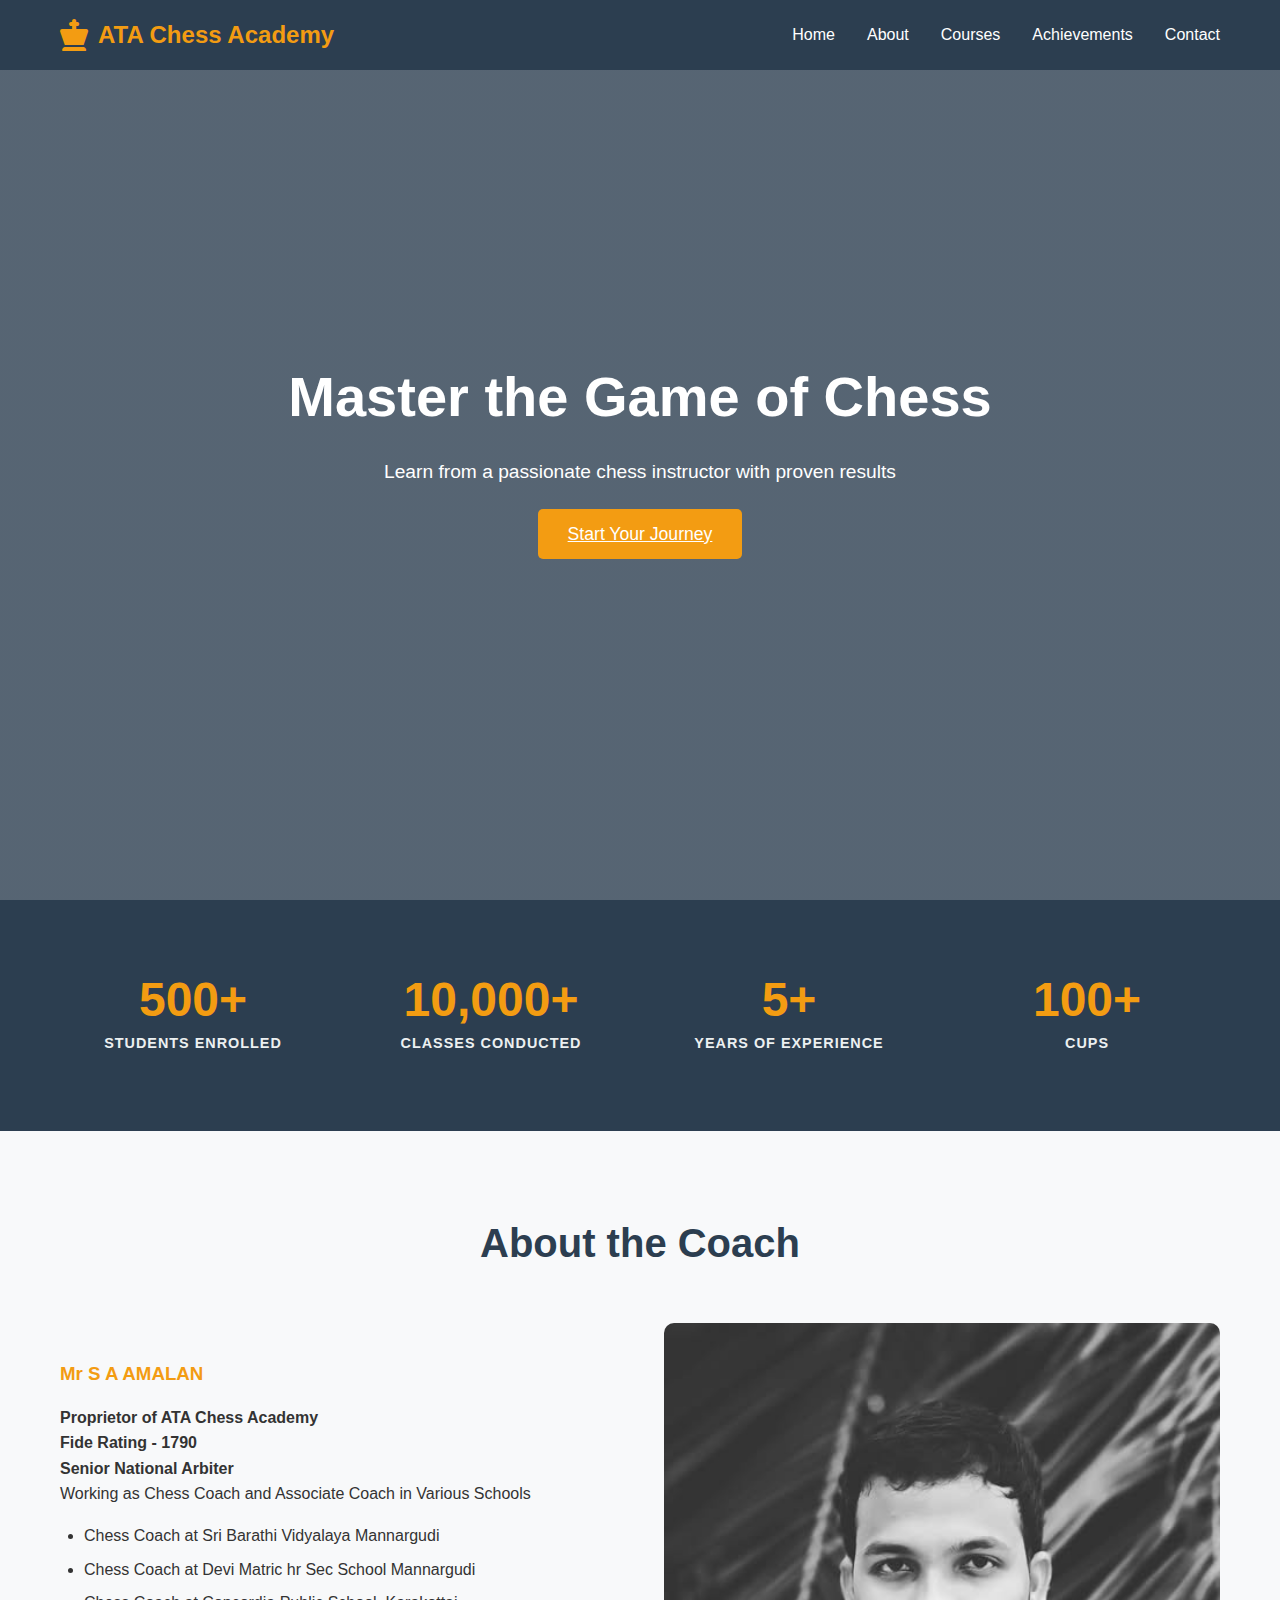
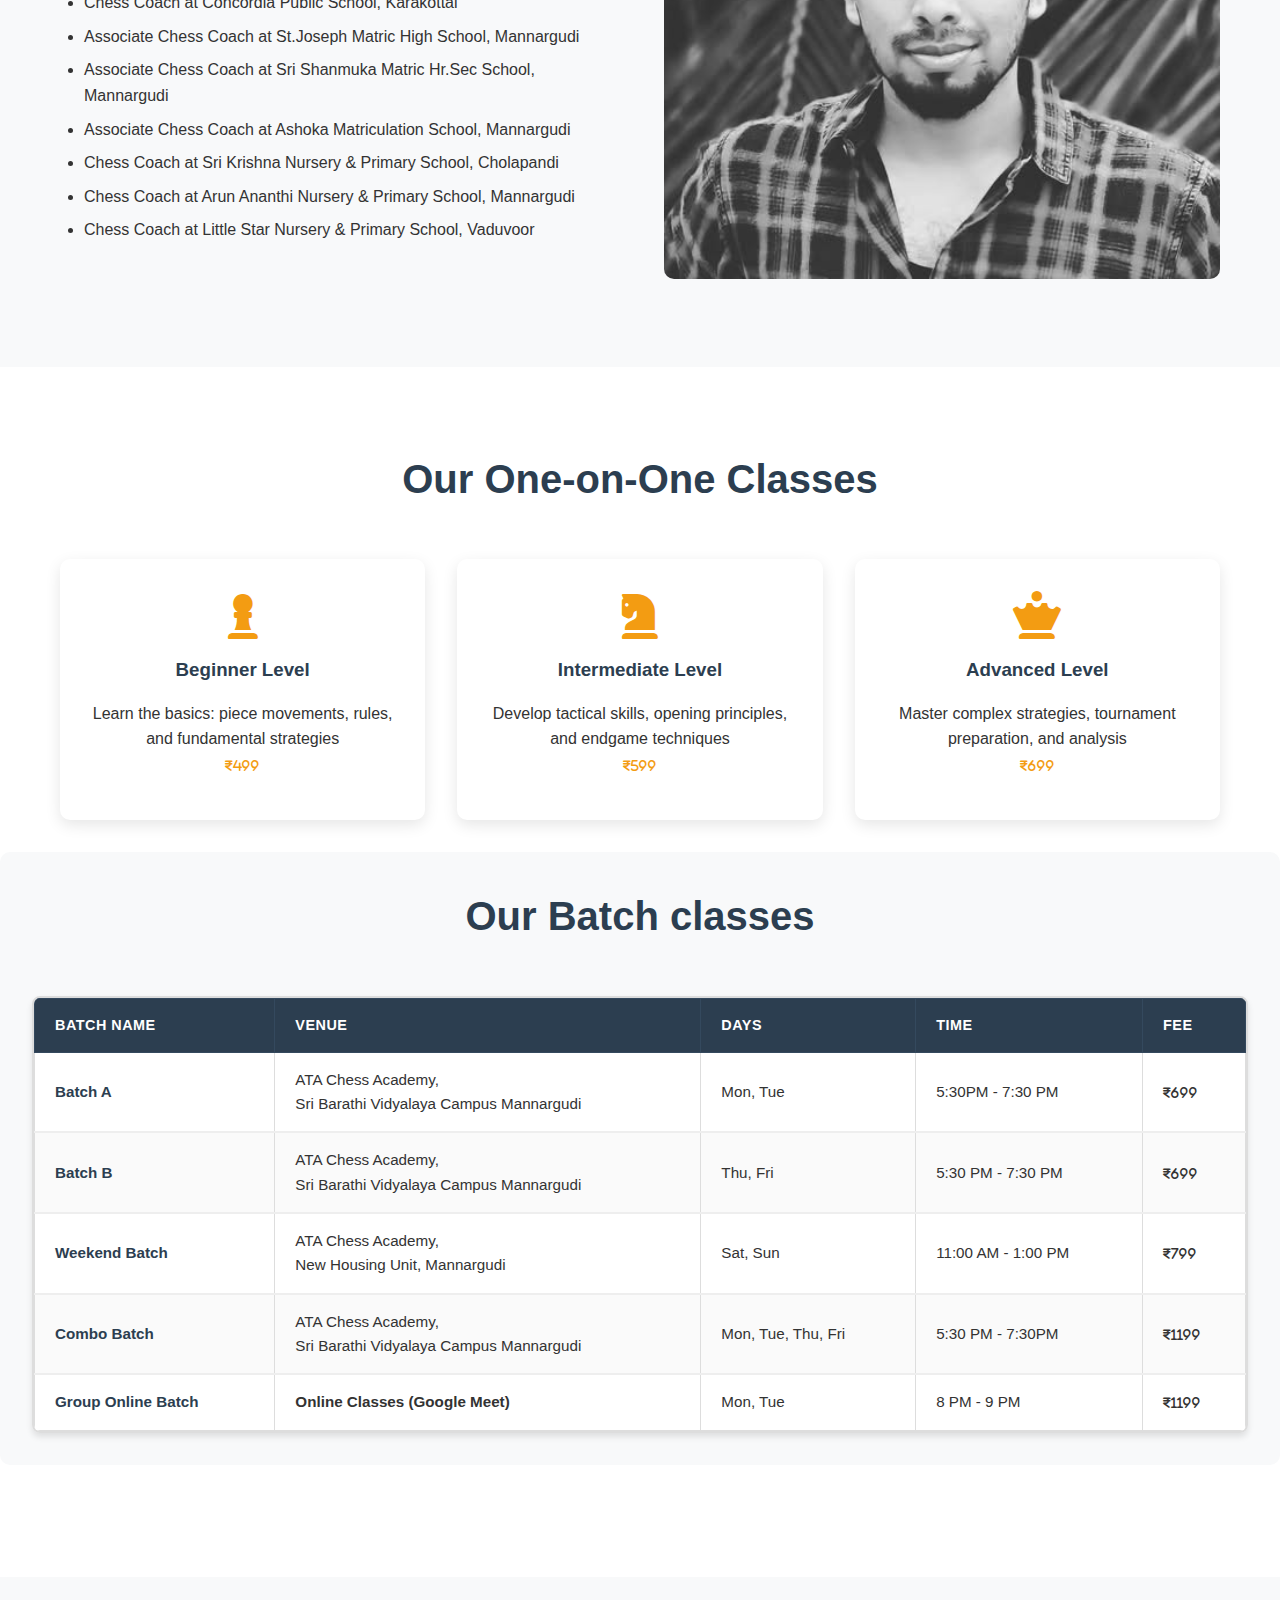
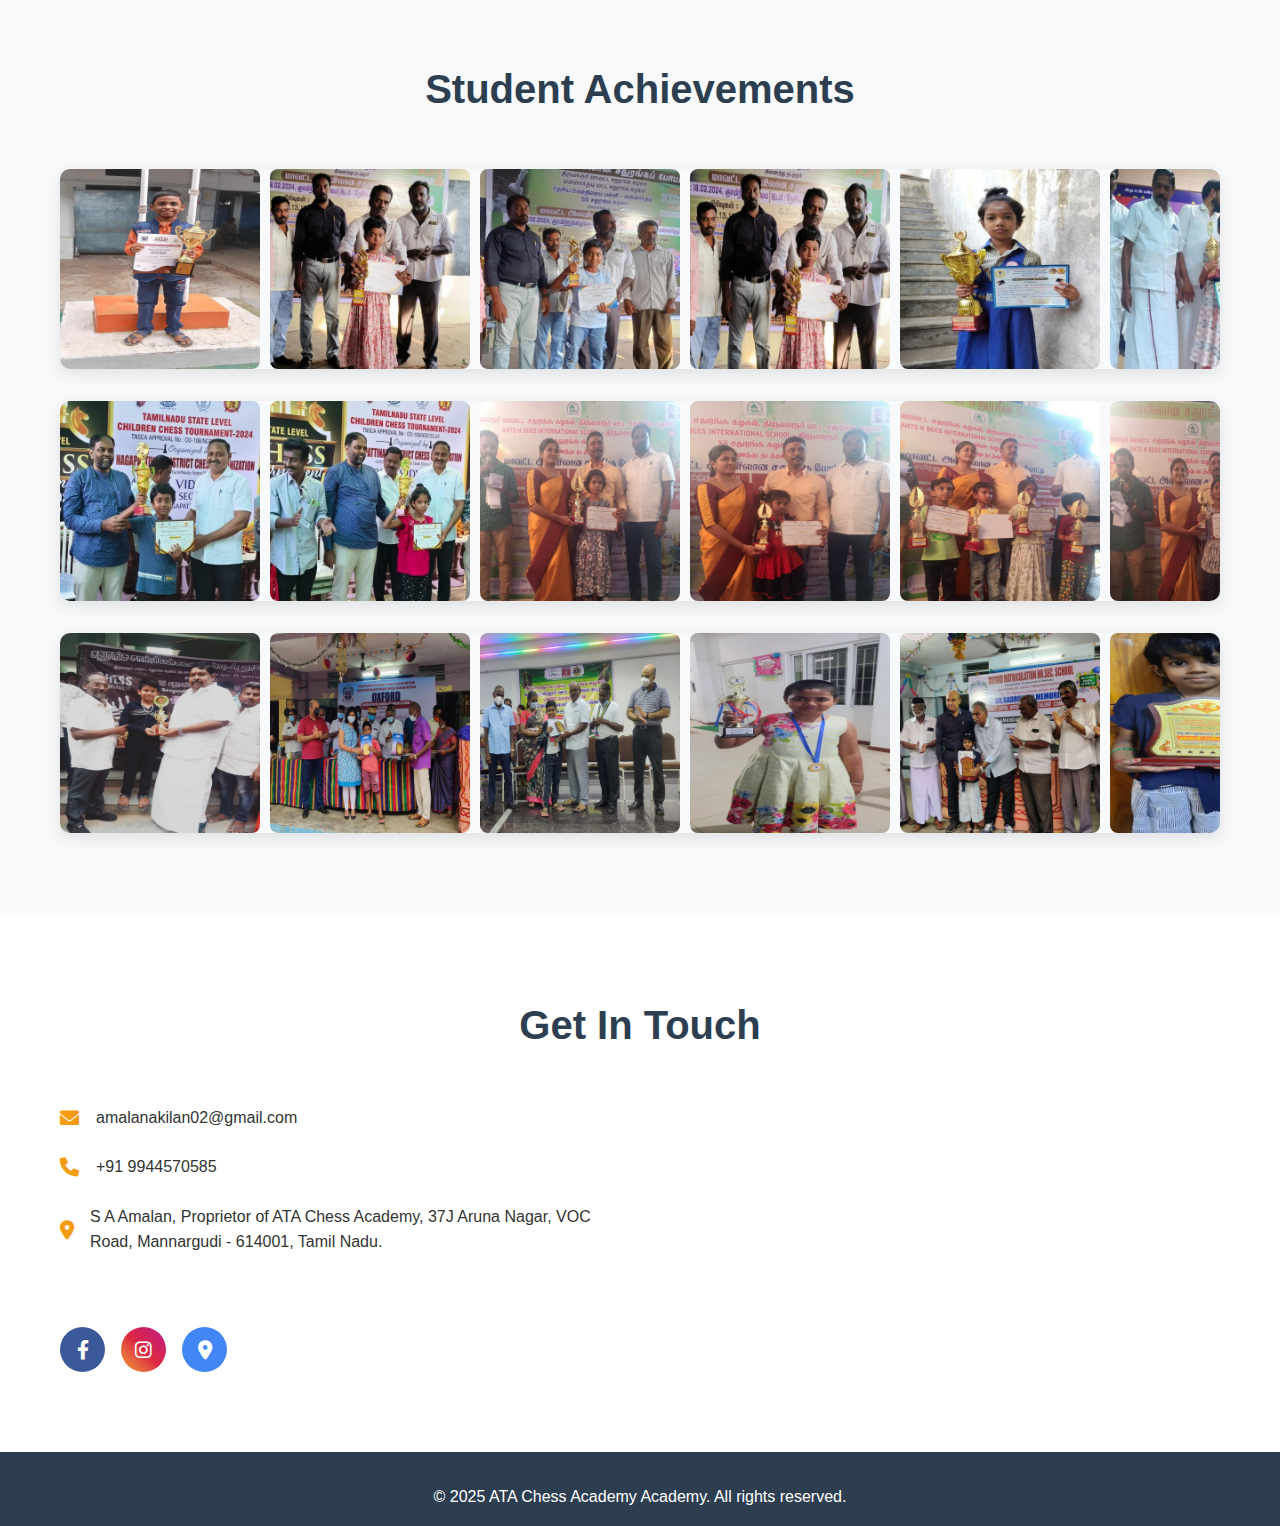
<file: index.html>
<!DOCTYPE html>
<html lang="en">
<head>
    <meta charset="UTF-8">
    <meta name="viewport" content="width=device-width, initial-scale=1.0">
    <title>ATA Chess Academy Academy - Learn Chess with Excellence</title>
    <link rel="stylesheet" href="styles.css">
    <link href="https://cdnjs.cloudflare.com/ajax/libs/font-awesome/6.0.0/css/all.min.css" rel="stylesheet">


    <head>
        <link rel="icon" type="image/png" sizes="32x32" href="logo.jpg">
        <link rel="icon" type="image/png" sizes="16x16" href="logo.jpg">
        <link rel="apple-touch-icon" sizes="180x180" href="logo.jpg">
    </head>

</head>
<body>
    <!-- Navigation -->
    <nav class="navbar">    
        <div class="nav-container">
            <a href="#home" class="nav-logo">
                <i class="fas fa-chess-king"></i>
                <span>ATA Chess Academy</span>
            </a>            

            <ul class="nav-menu">
                <li><a href="#home">Home</a></li>
                <li><a href="#about">About</a></li>
                <li><a href="#courses">Courses</a></li>
                <li><a href="#achievements">Achievements</a></li>
                <li><a href="#contact">Contact</a></li>
            </ul>
            <div class="hamburger">
                <span></span>
                <span></span>
                <span></span>
            </div>
        </div>
    </nav>

    <!-- Hero Section -->
    <section id="home" class="hero">
        <div class="hero-content">
            <h1>Master the Game of Chess</h1>
            <p>Learn from a passionate chess instructor with proven results</p>
            <a href="#courses" class="cta-button" id="startJourneyBtn">Start Your Journey</a>
        </div>
    </section>


    <!-- Stats Section -->
    <section class="stats">
        <div class="container">
            <div class="stats-grid">
                <div class="stat-item">
                    <div class="stat-number">500+</div>
                    <div class="stat-label">STUDENTS ENROLLED</div>
                </div>
                <div class="stat-item">
                    <div class="stat-number">10,000+</div>
                    <div class="stat-label">CLASSES CONDUCTED</div>
                </div>
                <div class="stat-item">
                    <div class="stat-number">5+</div>
                    <div class="stat-label">YEARS OF EXPERIENCE</div>
                </div>
                <!-- <div class="stat-item">
                    <div class="stat-number">99+</div>
                    <div class="stat-label">WINNERS</div>
                </div> -->
                <div class="stat-item">
                    <div class="stat-number">100+</div>
                    <div class="stat-label">Cups</div>
                </div>            
            </div>
        </div>
    </section>

    <!-- About Section -->
    <section id="about" class="about">
        <div class="container">
            <h2>About the Coach</h2>
            <div class="about-content">
                <div class="about-text">
                    <h3>Mr S A AMALAN</h3>
                    <h4>Proprietor of ATA Chess Academy</h4>
                    <h4>Fide Rating - 1790 <br> Senior National Arbiter</h4>
                    <p>Working as Chess Coach and Associate Coach in Various Schools </p>
                    <ul>
                        <li>Chess Coach at Sri Barathi Vidyalaya Mannargudi</li>
                        <li>Chess Coach at Devi Matric hr Sec School Mannargudi</li>
                        <li>Chess Coach at Concordia Public School, Karakottai</li>
                        <li>Associate Chess Coach at St.Joseph Matric High School, Mannargudi</li>
                        <li>Associate Chess Coach at Sri Shanmuka Matric Hr.Sec School, Mannargudi</li>
                        <li>Associate Chess Coach at Ashoka Matriculation School, Mannargudi</li>
                        <li>Chess Coach at Sri Krishna Nursery & Primary School, Cholapandi</li>
                        <li>Chess Coach at Arun Ananthi Nursery & Primary School, Mannargudi</li>
                        <li>Chess Coach at Little Star Nursery & Primary School, Vaduvoor</li>
                    </ul>
                </div>
                <div class="about-image">
                    <img src="amalan.jpeg" alt="Chess Instructor">
                </div>
            </div>
        </div>
    </section>

    <!-- Courses Section -->
    <section id="courses" class="courses">
        <div class="container">
            <h2>Our One-on-One Classes</h2>
            <div class="courses-grid">
                <div class="course-card">
                    <i class="fas fa-chess-pawn"></i>
                    <h3>Beginner Level</h3>
                    <p>Learn the basics: piece movements, rules, and fundamental strategies</p>
                    <i class="fa fa-inr" aria-hidden="true" style="font-size:12px">499</i>

                </div>
                <div class="course-card">
                    <i class="fas fa-chess-knight"></i>
                    <h3>Intermediate Level</h3>
                    <p>Develop tactical skills, opening principles, and endgame techniques</p>
                    <i class="fa fa-inr" aria-hidden="true" style="font-size:12px">599</i>
                </div>
                <div class="course-card">
                    <i class="fas fa-chess-queen"></i>
                    <h3>Advanced Level</h3>
                    <p>Master complex strategies, tournament preparation, and analysis</p>
                    <i class="fa fa-inr" aria-hidden="true" style="font-size:12px">699</i>
                </div>
            </div>
        </div>


        <!--Batches Section -->
        <div class="classroom-batches">
            <h2 style="text-align: center;">Our Batch classes</h2>
            <!-- <p>Join our interactive classroom sessions for hands-on learning and direct interaction with instructors.</p> -->
            
            <div class="batch-table-container">
                <table class="batch-table">
                    <thead>
                        <tr>
                            <th>Batch Name</th>
                            <th>Venue</th>
                            <th>Days</th>
                            <th>Time</th>
                            <th>Fee</th>
                            <!-- <th>Status</th> -->
                        </tr>
                    </thead>
                    <tbody>
                        <tr>
                            <td>Batch A</td>
                            <td>ATA Chess Academy, <br>Sri Barathi Vidyalaya Campus Mannargudi</td>
                            <td>Mon, Tue</td>
                            <td>5:30PM - 7:30 PM</td>
                            <td><i class="fa fa-inr" aria-hidden="true" style="font-size:12px">699</i></td>
                            <!-- <td><span class="status available">Available</span></td> -->
                        </tr>
                        <tr>
                            <td>Batch B</td>
                            <td>ATA Chess Academy, <br>Sri Barathi Vidyalaya Campus Mannargudi</td>
                            <td>Thu, Fri</td>
                            <td>5:30 PM - 7:30 PM</td>
                            <td><i class="fa fa-inr" aria-hidden="true" style="font-size:12px">699</i></td>
                            <!-- <td><span class="status full">Full</span></td> -->
                        </tr>
                        <tr>
                            <td>Weekend Batch</td>
                            <td>ATA Chess Academy, <br>New Housing Unit, Mannargudi </td>
                            <td>Sat, Sun</td>
                            <td>11:00 AM - 1:00 PM</td>
                            <td><i class="fa fa-inr" aria-hidden="true" style="font-size:12px">799</i></td>
                            <!-- <td><span class="status available">Available</span></td> -->
                        </tr>
                        <tr>
                            <td>Combo Batch </td>
                            <td>ATA Chess Academy, <br>Sri Barathi Vidyalaya Campus Mannargudi</td>
                            <td>Mon, Tue, Thu, Fri</td>
                            <td>5:30 PM - 7:30PM</td>
                            <td><i class="fa fa-inr" aria-hidden="true" style="font-size:12px">1199</i></td>
                            <!-- <td><span class="status available">Available</span></td> -->
                        </tr>
                        <tr>
                            <td>Group Online Batch </td>
                            <td><B>Online Classes (Google Meet) </B></td>
                            <td>Mon, Tue </td>
                            <td> 8 PM - 9 PM</td>
                            <td><i class="fa fa-inr" aria-hidden="true" style="font-size:12px">1199</i></td>
                            <!-- <td><span class="status available">Available</span></td> -->
                        </tr>
                        <!-- <tr>
                            <td>Kids Special</td>
                            <td>Beginner</td>
                            <td>Mon, Wed, Fri</td>
                            <td>4:00 PM - 5:00 PM</td>
                            <td>3 Months</td>
                            <td><i class="fa fa-inr" aria-hidden="true" style="font-size:12px">249</i></td>
                            <td><span class="status available">Available</span></td>
                        </tr>
                        <tr>
                            <td>Tournament Prep</td>
                            <td>Advanced</td>
                            <td>Daily</td>
                            <td>7:00 AM - 8:30 AM</td>
                            <td>2 Months</td>
                            <td><i class="fa fa-inr" style="font-size:12px"></i>499</td>
                            <td><span class="status limited">2 Spots Left</span></td>
                        </tr> -->
                    </tbody>
                </table>
            </div>
        </div>
                
    </section>

    <!-- Achievements Section -->
    <section id="achievements" class="achievements">
        <div class="container">
            <h2>Student Achievements</h2>
            <div class="rolling-gallery">
                <!-- Roll 1 - Left to Right -->
                <div class="image-roll roll-left-to-right">
                    <div class="roll-track" id="roll1">
                        
                        <img src="images/roll1/IMG-20250615-WA0062.jpg" alt="Achievement" loading="eager">
                        <img src="images/roll1/IMG-20250615-WA0094.jpg" alt="Achievement" loading="eager">
                        <img src="images/roll1/IMG-20250615-WA0098.jpg" alt="Achievement" loading="eager">
                        <img src="images/roll1/IMG-20250615-WA0099.jpg" alt="Achievement" loading="eager">
                        <img src="images/roll1/IMG-20250615-WA0104.jpg" alt="Achievement" loading="eager">
                        <img src="images/roll1/IMG-20250615-WA0106.jpg" alt="Achievement" loading="eager">
                        <img src="images/roll1/IMG-20250615-WA0117.jpg" alt="Achievement" loading="eager">
                        <img src="images/roll1/IMG-20250615-WA0122.jpg" alt="Achievement" loading="eager">
                        <img src="images/roll1/IMG-20250615-WA0130.jpg" alt="Achievement" loading="eager">
                        <img src="images/roll1/IMG-20250615-WA0133.jpg" alt="Achievement" loading="eager">
                        <img src="images/roll1/champion11.jpg" alt="Achievement" loading="eager">
                        <img src="images/roll1/champion12.jpg" alt="Achievement" loading="eager">
                        <img src="images/roll1/champion13.jpg" alt="Achievement" loading="eager">
                        <img src="images/roll1/champion14.jpg" alt="Achievement" loading="eager">
                        <img src="images/roll1/champion15.jpg" alt="Achievement" loading="eager">
                        <img src="images/roll1/champion16.jpg" alt="Achievement" loading="eager">
                        <img src="images/roll1/champion17.jpg" alt="Achievement" loading="eager">
                        <img src="images/roll1/champion18.jpg" alt="Achievement" loading="eager">
                        <img src="images/roll1/champion19.jpg" alt="Achievement" loading="eager">
                        <img src="images/roll1/champion20.jpg" alt="Achievement" loading="eager">
                        <img src="images/roll1/champion6.jpg" alt="Achievement" loading="eager">
                        <img src="images/roll1/champion7.jpg" alt="Achievement" loading="eager">
                        <img src="images/roll1/champion8.jpg" alt="Achievement" loading="eager">
                        <img src="images/roll1/champion9.jpg" alt="Achievement" loading="eager">
                    </div>
                </div>
                
                <!-- Roll 2 - Right to Left -->
                <div class="image-roll roll-right-to-left">
                    <div class="roll-track" id="roll2">
                        
                        <img src="images/roll2/IMG-20250615-WA0076.jpg" alt="Achievement" loading="eager">
                        <img src="images/roll2/IMG-20250615-WA0077.jpg" alt="Achievement" loading="eager">
                        <img src="images/roll2/IMG-20250615-WA0078.jpg" alt="Achievement" loading="eager">
                        <img src="images/roll2/IMG-20250615-WA0079.jpg" alt="Achievement" loading="eager">
                        <img src="images/roll2/IMG-20250615-WA0080.jpg" alt="Achievement" loading="eager">
                        <img src="images/roll2/IMG-20250615-WA0081.jpg" alt="Achievement" loading="eager">
                        <img src="images/roll2/IMG-20250615-WA0082.jpg" alt="Achievement" loading="eager">
                        <img src="images/roll2/IMG-20250615-WA0083.jpg" alt="Achievement" loading="eager">
                        <img src="images/roll2/IMG-20250615-WA0084.jpg" alt="Achievement" loading="eager">
                        <img src="images/roll2/IMG-20250615-WA0085.jpg" alt="Achievement" loading="eager">
                        <img src="images/roll2/IMG-20250615-WA0086.jpg" alt="Achievement" loading="eager">
                        <img src="images/roll2/IMG-20250615-WA0087.jpg" alt="Achievement" loading="eager">
                        <img src="images/roll2/IMG-20250615-WA0088.jpg" alt="Achievement" loading="eager">
                        <img src="images/roll2/IMG-20250615-WA0089.jpg" alt="Achievement" loading="eager">
                        <img src="images/roll2/IMG-20250615-WA0090.jpg" alt="Achievement" loading="eager">
                        <img src="images/roll2/IMG-20250615-WA0091.jpg" alt="Achievement" loading="eager">
                        <img src="images/roll2/IMG-20250615-WA0092.jpg" alt="Achievement" loading="eager">
                        <img src="images/roll2/IMG-20250615-WA0102.jpg" alt="Achievement" loading="eager">
                        <img src="images/roll2/IMG-20250615-WA0103.jpg" alt="Achievement" loading="eager">
                        <img src="images/roll2/IMG-20250615-WA0104.jpg" alt="Achievement" loading="eager">
                        <img src="images/roll2/IMG-20250615-WA0105.jpg" alt="Achievement" loading="eager">
                        <img src="images/roll2/IMG-20250615-WA0106.jpg" alt="Achievement" loading="eager">
                        <img src="images/roll2/IMG-20250615-WA0107.jpg" alt="Achievement" loading="eager">
                        <img src="images/roll2/IMG-20250615-WA0108.jpg" alt="Achievement" loading="eager">
                        <img src="images/roll2/IMG-20250615-WA0109.jpg" alt="Achievement" loading="eager">
                        <img src="images/roll2/IMG-20250615-WA0110.jpg" alt="Achievement" loading="eager">
                        <img src="images/roll2/IMG-20250615-WA0113.jpg" alt="Achievement" loading="eager">
                        <img src="images/roll2/IMG-20250615-WA0114.jpg" alt="Achievement" loading="eager">
                        <img src="images/roll2/IMG-20250615-WA0115.jpg" alt="Achievement" loading="eager">
                        <img src="images/roll2/IMG-20250615-WA0116.jpg" alt="Achievement" loading="eager">
                        <img src="images/roll2/IMG-20250615-WA0118.jpg" alt="Achievement" loading="eager">
                        <img src="images/roll2/IMG-20250615-WA0119.jpg" alt="Achievement" loading="eager">
                        <img src="images/roll2/IMG-20250615-WA0120.jpg" alt="Achievement" loading="eager">
                        <img src="images/roll2/IMG-20250615-WA0121.jpg" alt="Achievement" loading="eager">
                    </div>
                </div>
                
                <!-- Roll 3 - Left to Right -->
                <div class="image-roll roll-left-to-right">
                    <div class="roll-track" id="roll3">
                        
                        <img src="images/roll3/IMG-20250615-WA0022.jpg" alt="Achievement" loading="eager">
                        <img src="images/roll3/IMG-20250615-WA0023.jpg" alt="Achievement" loading="eager">
                        <img src="images/roll3/IMG-20250615-WA0024.jpg" alt="Achievement" loading="eager">
                        <img src="images/roll3/IMG-20250615-WA0025.jpg" alt="Achievement" loading="eager">
                        <img src="images/roll3/IMG-20250615-WA0026.jpg" alt="Achievement" loading="eager">
                        <img src="images/roll3/IMG-20250615-WA0027.jpg" alt="Achievement" loading="eager">
                        <img src="images/roll3/IMG-20250615-WA0029.jpg" alt="Achievement" loading="eager">
                        <img src="images/roll3/IMG-20250615-WA0030.jpg" alt="Achievement" loading="eager">
                        <img src="images/roll3/IMG-20250615-WA0031.jpg" alt="Achievement" loading="eager">
                        <img src="images/roll3/IMG-20250615-WA0032.jpg" alt="Achievement" loading="eager">
                        <img src="images/roll3/IMG-20250615-WA0033.jpg" alt="Achievement" loading="eager">
                        <img src="images/roll3/IMG-20250615-WA0034.jpg" alt="Achievement" loading="eager">
                        <img src="images/roll3/IMG-20250615-WA0035.jpg" alt="Achievement" loading="eager">
                        <img src="images/roll3/IMG-20250615-WA0036.jpg" alt="Achievement" loading="eager">
                        <img src="images/roll3/IMG-20250615-WA0037.jpg" alt="Achievement" loading="eager">
                        <img src="images/roll3/IMG-20250615-WA0038.jpg" alt="Achievement" loading="eager">
                        <img src="images/roll3/IMG-20250615-WA0039.jpg" alt="Achievement" loading="eager">
                        <img src="images/roll3/IMG-20250615-WA0041.jpg" alt="Achievement" loading="eager">
                        <img src="images/roll3/IMG-20250615-WA0043.jpg" alt="Achievement" loading="eager">
                        <img src="images/roll3/IMG-20250615-WA0044.jpg" alt="Achievement" loading="eager">
                        <img src="images/roll3/IMG-20250615-WA0045.jpg" alt="Achievement" loading="eager">
                        <img src="images/roll3/IMG-20250615-WA0048.jpg" alt="Achievement" loading="eager">
                        <img src="images/roll3/IMG-20250615-WA0051.jpg" alt="Achievement" loading="eager">
                        <img src="images/roll3/IMG-20250615-WA0053.jpg" alt="Achievement" loading="eager">
                        <img src="images/roll3/IMG-20250615-WA0054.jpg" alt="Achievement" loading="eager">
                        <img src="images/roll3/IMG-20250615-WA0055.jpg" alt="Achievement" loading="eager">
                        <img src="images/roll3/IMG-20250615-WA0057.jpg" alt="Achievement" loading="eager">
                        <img src="images/roll3/IMG-20250615-WA0058.jpg" alt="Achievement" loading="eager">
                        <img src="images/roll3/IMG-20250615-WA0059.jpg" alt="Achievement" loading="eager">
                        <img src="images/roll3/IMG-20250615-WA0060.jpg" alt="Achievement" loading="eager">
                        <img src="images/roll3/IMG-20250615-WA0061.jpg" alt="Achievement" loading="eager">
                        <img src="images/roll3/IMG-20250615-WA0063.jpg" alt="Achievement" loading="eager">
                        <img src="images/roll3/IMG-20250615-WA0113.jpg" alt="Achievement" loading="eager">
                        <img src="images/roll3/IMG-20250615-WA0114.jpg" alt="Achievement" loading="eager">
                        <img src="images/roll3/IMG-20250615-WA0115.jpg" alt="Achievement" loading="eager">
                        <img src="images/roll3/IMG-20250615-WA0116.jpg" alt="Achievement" loading="eager">
                        <img src="images/roll3/IMG-20250615-WA0118.jpg" alt="Achievement" loading="eager">
                        <img src="images/roll3/IMG-20250615-WA0119.jpg" alt="Achievement" loading="eager">
                        <img src="images/roll3/IMG-20250615-WA0120.jpg" alt="Achievement" loading="eager">
                        <img src="images/roll3/IMG-20250615-WA0121.jpg" alt="Achievement" loading="eager">
                        <img src="images/roll3/IMG-20250615-WA0122.jpg" alt="Achievement" loading="eager">
                        <img src="images/roll3/IMG-20250615-WA0123.jpg" alt="Achievement" loading="eager">
                        <img src="images/roll3/IMG-20250615-WA0124.jpg" alt="Achievement" loading="eager">
                        <img src="images/roll3/IMG-20250615-WA0125.jpg" alt="Achievement" loading="eager">
                        <img src="images/roll3/IMG-20250615-WA0127.jpg" alt="Achievement" loading="eager">
                        <img src="images/roll3/IMG-20250615-WA0128.jpg" alt="Achievement" loading="eager">
                        <img src="images/roll3/IMG-20250615-WA0129.jpg" alt="Achievement" loading="eager">
                        <img src="images/roll3/IMG-20250615-WA0131.jpg" alt="Achievement" loading="eager">
                        <img src="images/roll3/IMG-20250615-WA0132.jpg" alt="Achievement" loading="eager">
                        <img src="images/roll3/IMG-20250615-WA0134.jpg" alt="Achievement" loading="eager">
                        <img src="images/roll3/IMG-20250615-WA0135.jpg" alt="Achievement" loading="eager">
                        <img src="images/roll3/IMG-20250615-WA0136.jpg" alt="Achievement" loading="eager">
                        <img src="images/roll3/IMG-20250615-WA0137.jpg" alt="Achievement" loading="eager">
                    </div>
                </div>
            </div>
        </div>
    </section>

    <!-- Contact Section -->
    <section id="contact" class="contact">
        <div class="container">
            <h2>Get In Touch</h2>
            <div class="contact-content">
                <div class="contact-info">
                    <div class="contact-item">
                        <i class="fas fa-envelope"></i>
                        <span>amalanakilan02@gmail.com</span>
                    </div>
                    <div class="contact-item">
                        <i class="fas fa-phone"></i>
                        <span>+91 9944570585</span>
                    </div>
                    <div class="contact-item">
                        <i class="fas fa-map-marker-alt"></i>
                        <span>S A Amalan, Proprietor of ATA Chess Academy, 37J Aruna Nagar, VOC Road, Mannargudi - 614001, Tamil Nadu.</span>
                    </div>

                    <div></div><div></div>

                    <div class="social-links">
                        <a href="https://www.facebook.com/amalan.akilan" target="_blank" rel="noopener noreferrer" class="social-link facebook">
                            <i class="fab fa-facebook-f"></i>
                        </a>
                        <a href="https://www.instagram.com/amla_akil" target="_blank" rel="noopener noreferrer" class="social-link instagram">
                            <i class="fab fa-instagram"></i>
                        </a>
                        <!-- <a href="https://twitter.com/atachessacademy" target="_blank" rel="noopener noreferrer" class="social-link twitter">
                            <i class="fa-brands fa-x-twitter"></i>
                        </a> -->
                        <a href="https://maps.google.com/?q=ATA+Chess+Academy" target="_blank" rel="noopener noreferrer" class="social-link maps">
                            <i class="fas fa-map-marker-alt"></i>
                        </a>
                    </div>

                </div>
                <!-- <form class="contact-form">
                    <input type="text" placeholder="Your Name" required>
                    <input type="email" placeholder="Your Email" required>
                    <textarea placeholder="Your Message" rows="5" required></textarea>
                    <button type="submit">Send Message</button>
                </form> -->
            </div>
        </div>
    </section>

    <footer class="footer">
        <div class="container">
            <p>&copy; 2025 ATA Chess Academy Academy. All rights reserved.</p>
        </div>
    </footer>
</body>
</html>
</file>
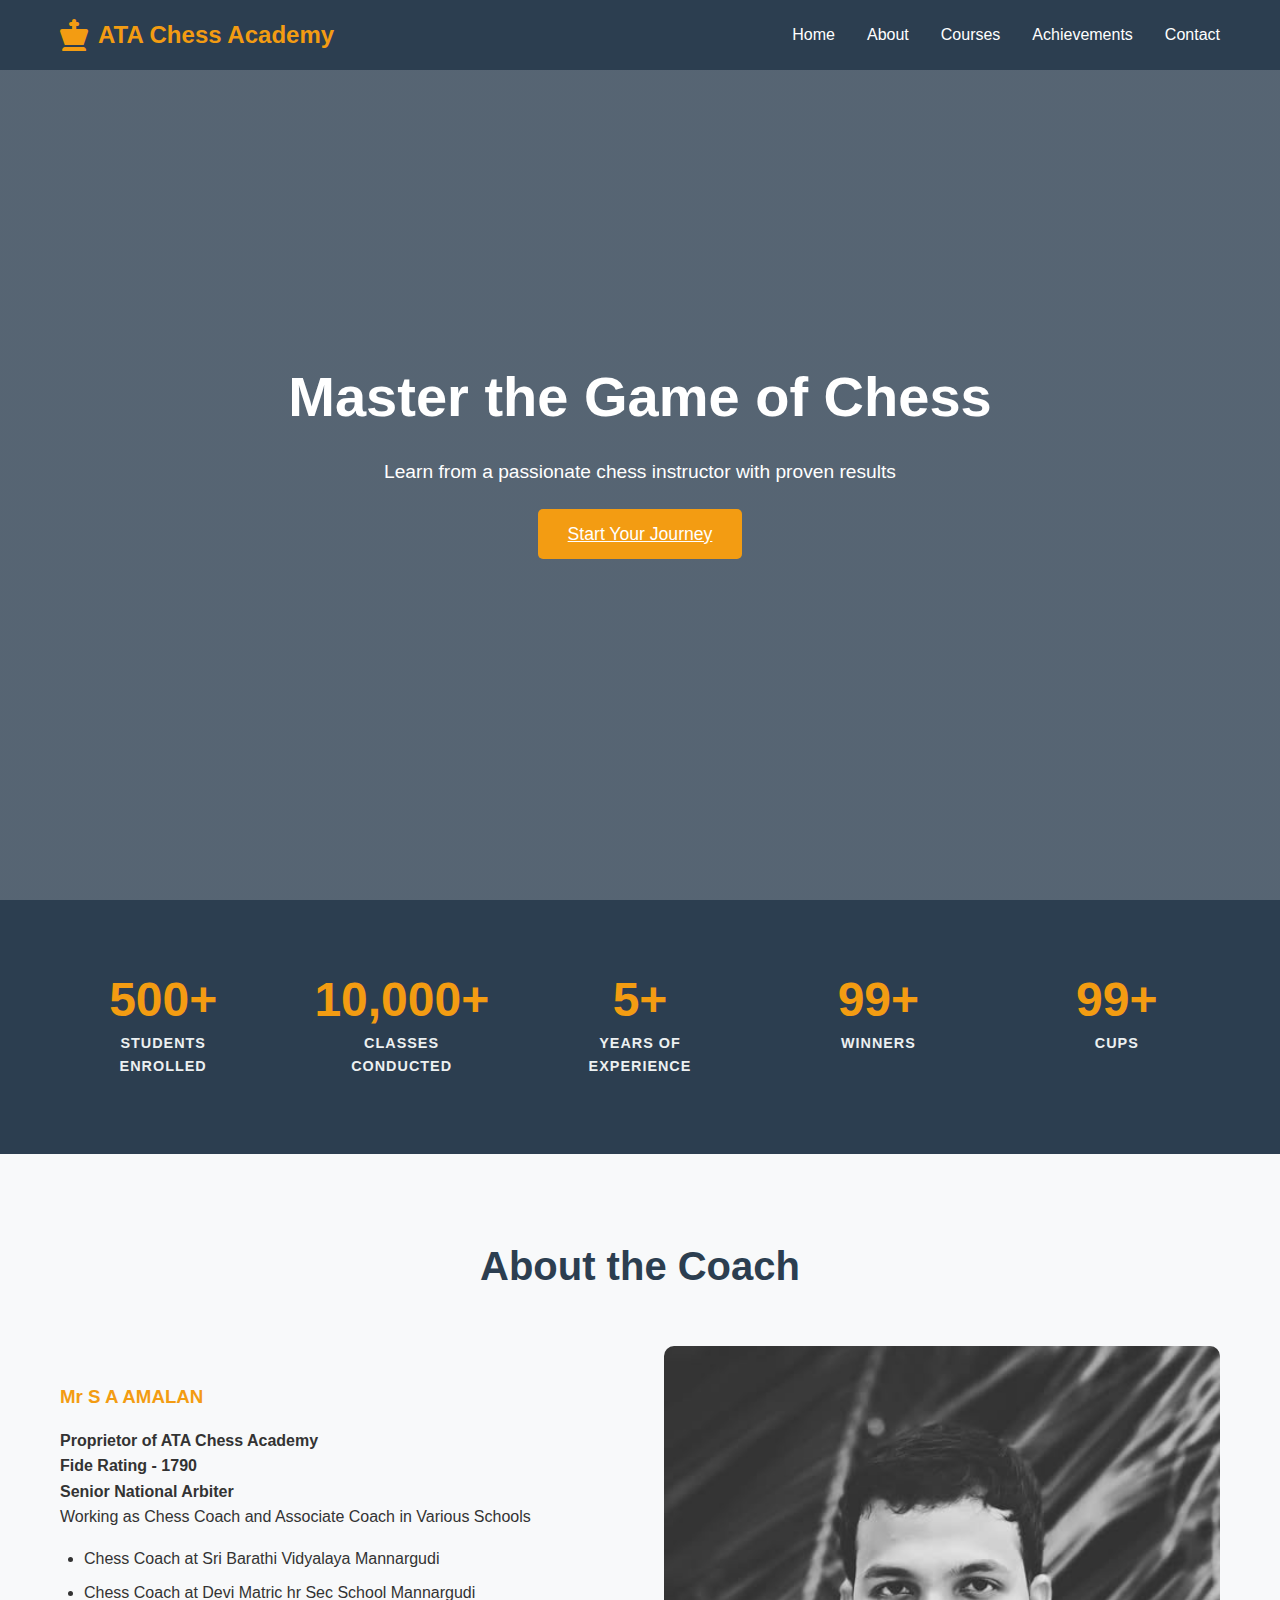
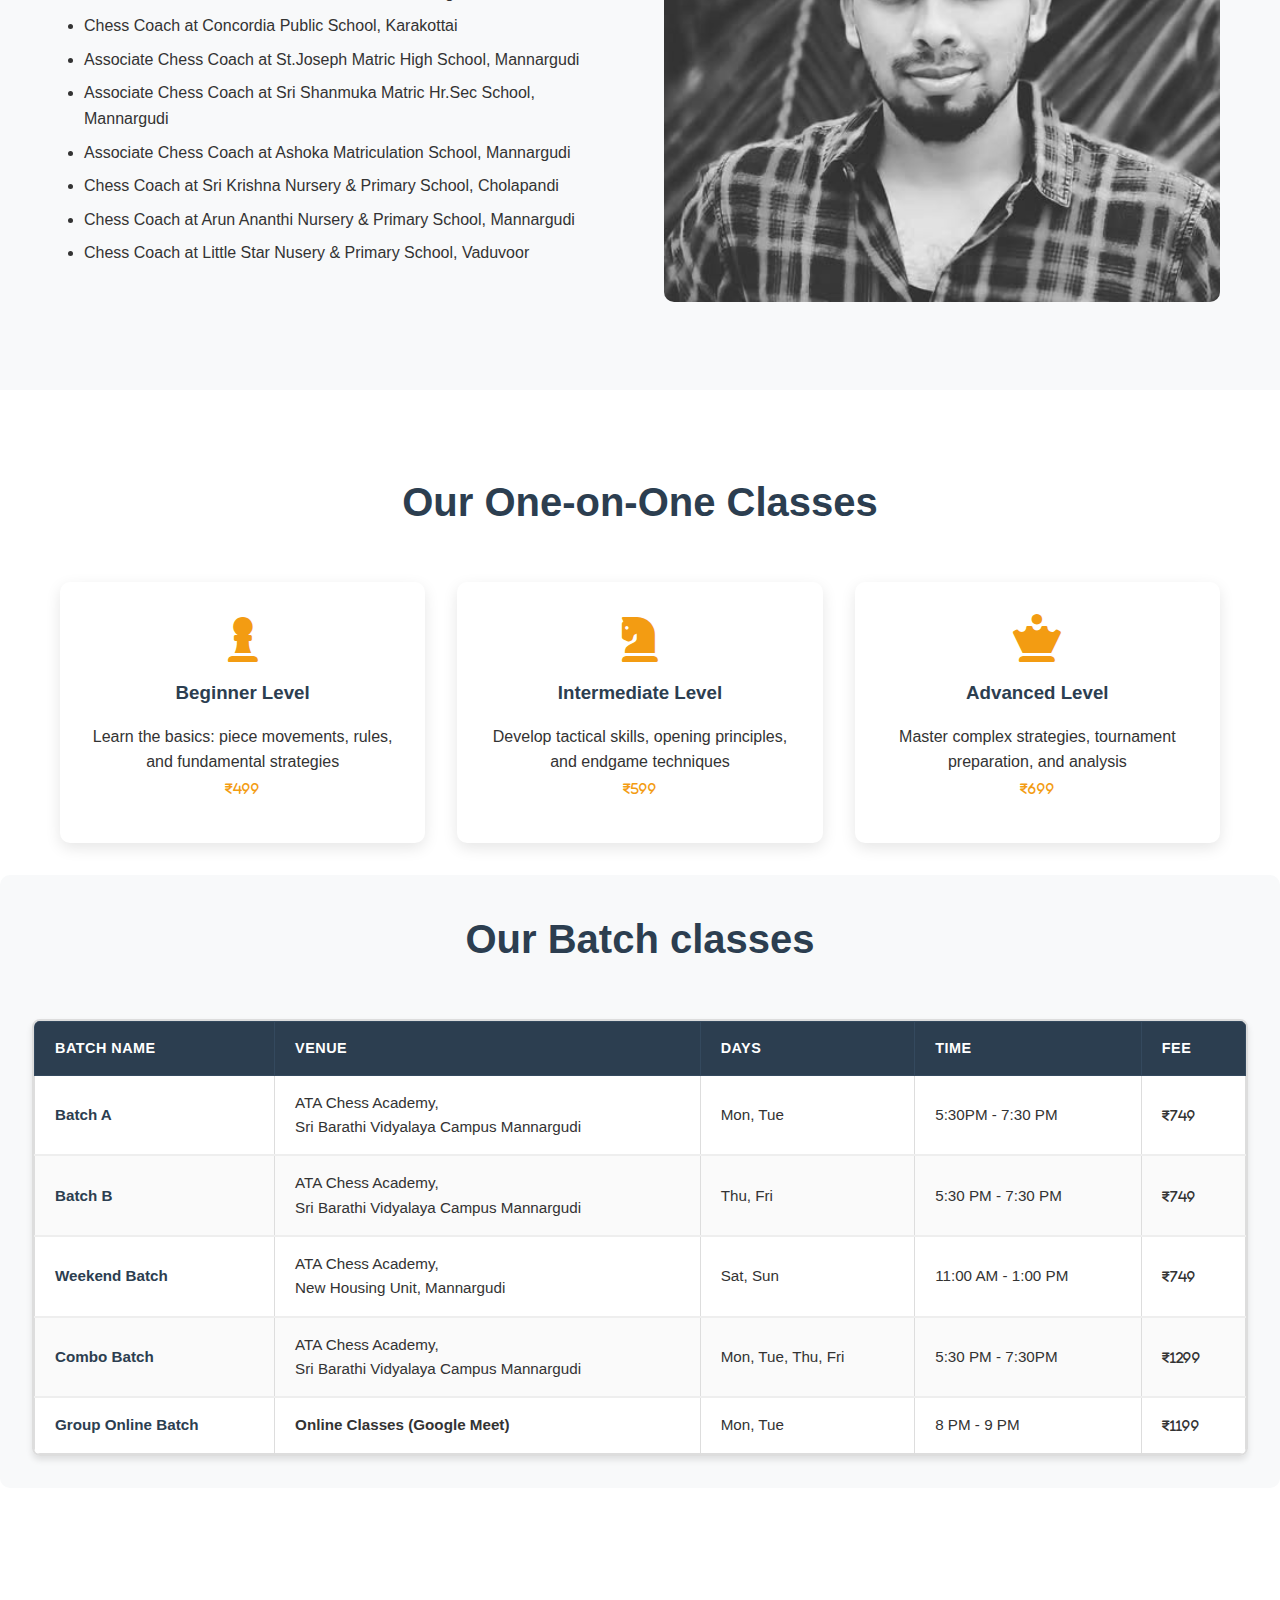
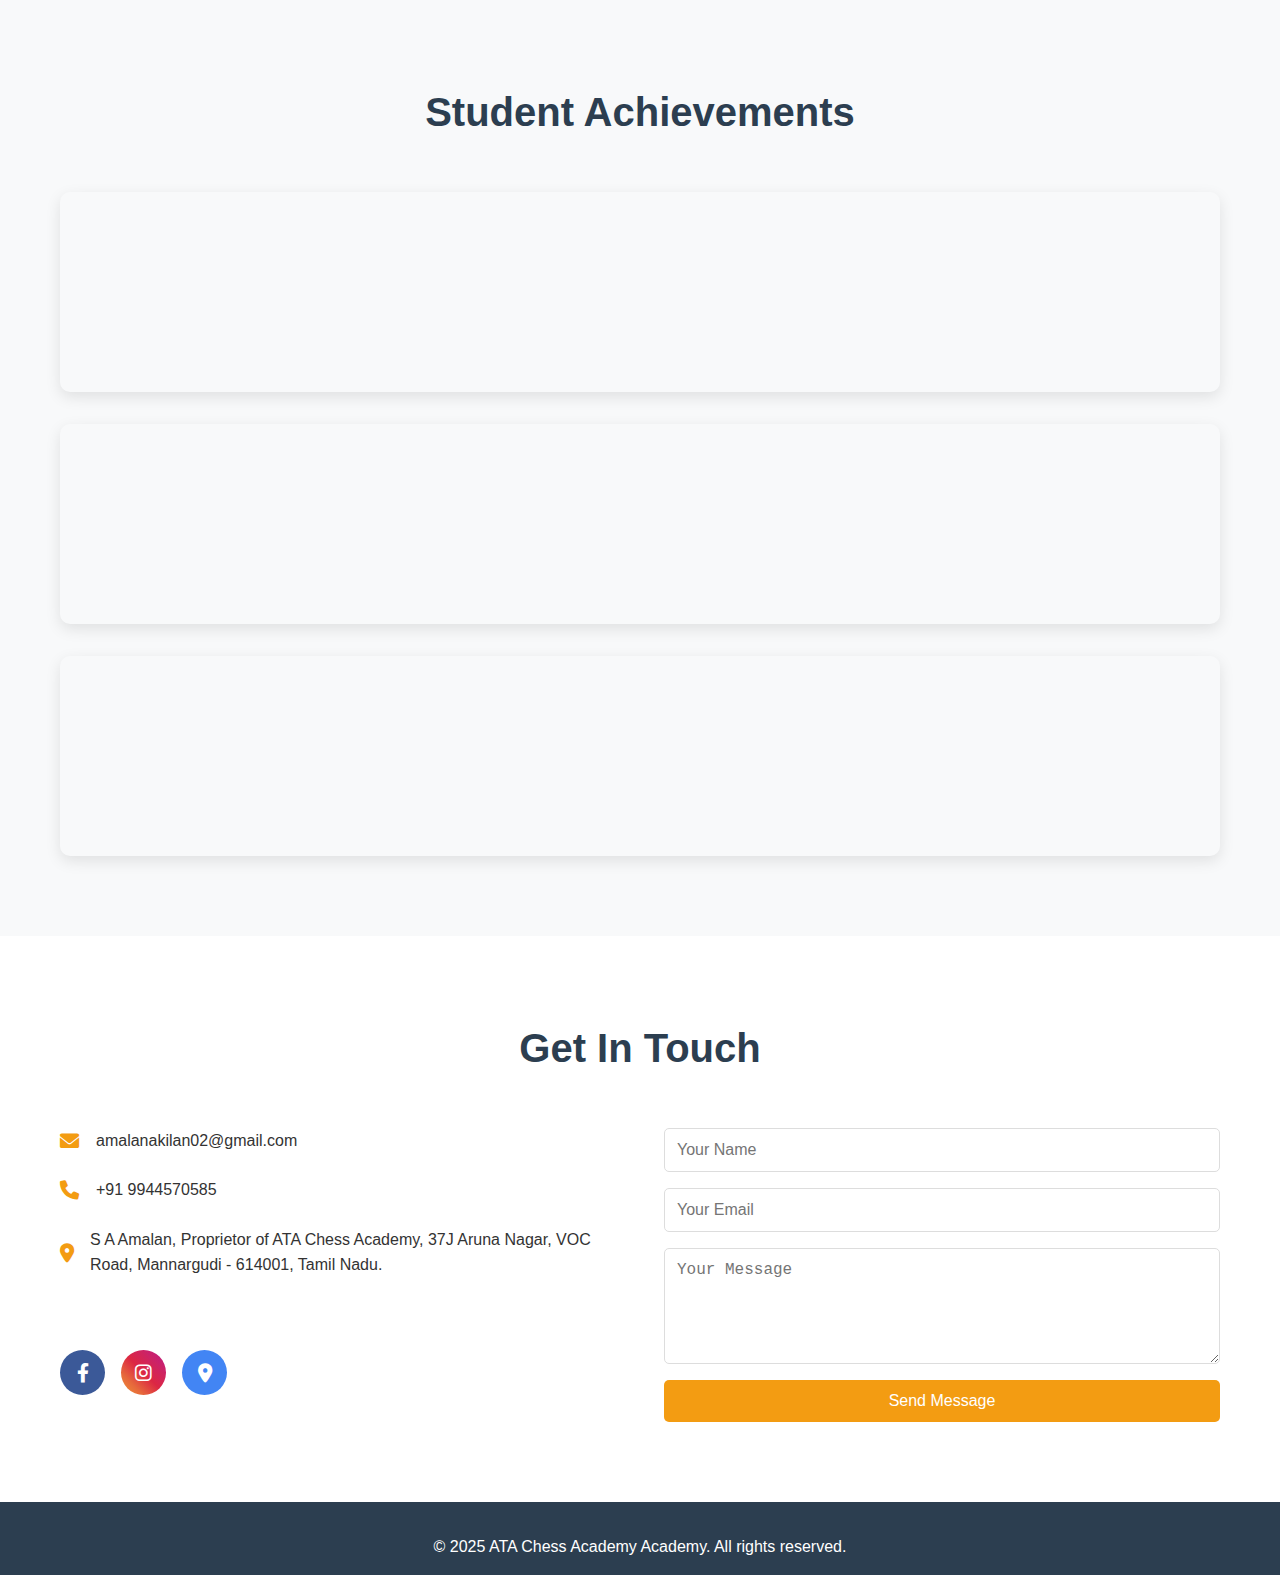
<file: index_template.html>
<!DOCTYPE html>
<html lang="en">
<head>
    <meta charset="UTF-8">
    <meta name="viewport" content="width=device-width, initial-scale=1.0">
    <title>ATA Chess Academy Academy - Learn Chess with Excellence</title>
    <link rel="stylesheet" href="styles.css">
    <link href="https://cdnjs.cloudflare.com/ajax/libs/font-awesome/6.0.0/css/all.min.css" rel="stylesheet">


    <head>
        <link rel="icon" type="image/png" sizes="32x32" href="logo.jpg">
        <link rel="icon" type="image/png" sizes="16x16" href="logo.jpg">
        <link rel="apple-touch-icon" sizes="180x180" href="logo.jpg">
    </head>

</head>
<body>
    <!-- Navigation -->
    <nav class="navbar">    
        <div class="nav-container">
            <a href="#home" class="nav-logo">
                <i class="fas fa-chess-king"></i>
                <span>ATA Chess Academy</span>
            </a>            

            <ul class="nav-menu">
                <li><a href="#home">Home</a></li>
                <li><a href="#about">About</a></li>
                <li><a href="#courses">Courses</a></li>
                <li><a href="#achievements">Achievements</a></li>
                <li><a href="#contact">Contact</a></li>
            </ul>
            <div class="hamburger">
                <span></span>
                <span></span>
                <span></span>
            </div>
        </div>
    </nav>

    <!-- Hero Section -->
    <section id="home" class="hero">
        <div class="hero-content">
            <h1>Master the Game of Chess</h1>
            <p>Learn from a passionate chess instructor with proven results</p>
            <a href="#courses" class="cta-button" id="startJourneyBtn">Start Your Journey</a>
        </div>
    </section>


    <!-- Stats Section -->
    <section class="stats">
        <div class="container">
            <div class="stats-grid">
                <div class="stat-item">
                    <div class="stat-number">500+</div>
                    <div class="stat-label">STUDENTS ENROLLED</div>
                </div>
                <div class="stat-item">
                    <div class="stat-number">10,000+</div>
                    <div class="stat-label">CLASSES CONDUCTED</div>
                </div>
                <div class="stat-item">
                    <div class="stat-number">5+</div>
                    <div class="stat-label">YEARS OF EXPERIENCE</div>
                </div>
                <div class="stat-item">
                    <div class="stat-number">99+</div>
                    <div class="stat-label">WINNERS</div>
                </div>
                <div class="stat-item">
                    <div class="stat-number">99+</div>
                    <div class="stat-label">Cups</div>
                </div>                
            </div>
        </div>
    </section>

    <!-- About Section -->
    <section id="about" class="about">
        <div class="container">
            <h2>About the Coach</h2>
            <div class="about-content">
                <div class="about-text">
                    <h3>Mr S A AMALAN</h3>
                    <h4>Proprietor of ATA Chess Academy</h4>
                    <h4>Fide Rating - 1790 <br> Senior National Arbiter</h4>
                    <p>Working as Chess Coach and Associate Coach in Various Schools </p>
                    <ul>
                        <li>Chess Coach at Sri Barathi Vidyalaya Mannargudi</li>
                        <li>Chess Coach at Devi Matric hr Sec School Mannargudi</li>
                        <li>Chess Coach at Concordia Public School, Karakottai</li>
                        <li>Associate Chess Coach at St.Joseph Matric High School, Mannargudi</li>
                        <li>Associate Chess Coach at Sri Shanmuka Matric Hr.Sec School, Mannargudi</li>
                        <li>Associate Chess Coach at Ashoka Matriculation School, Mannargudi</li>
                        <li>Chess Coach at Sri Krishna Nursery & Primary School, Cholapandi</li>
                        <li>Chess Coach at Arun Ananthi Nursery & Primary School, Mannargudi</li>
                        <li>Chess Coach at Little Star Nusery & Primary School, Vaduvoor</li>
                    </ul>
                </div>
                <div class="about-image">
                    <img src="amalan.jpeg" alt="Chess Instructor">
                </div>
            </div>
        </div>
    </section>

    <!-- Courses Section -->
    <section id="courses" class="courses">
        <div class="container">
            <h2>Our One-on-One Classes</h2>
            <div class="courses-grid">
                <div class="course-card">
                    <i class="fas fa-chess-pawn"></i>
                    <h3>Beginner Level</h3>
                    <p>Learn the basics: piece movements, rules, and fundamental strategies</p>
                    <i class="fa fa-inr" aria-hidden="true" style="font-size:12px">499</i>

                </div>
                <div class="course-card">
                    <i class="fas fa-chess-knight"></i>
                    <h3>Intermediate Level</h3>
                    <p>Develop tactical skills, opening principles, and endgame techniques</p>
                    <i class="fa fa-inr" aria-hidden="true" style="font-size:12px">599</i>
                </div>
                <div class="course-card">
                    <i class="fas fa-chess-queen"></i>
                    <h3>Advanced Level</h3>
                    <p>Master complex strategies, tournament preparation, and analysis</p>
                    <i class="fa fa-inr" aria-hidden="true" style="font-size:12px">699</i>
                </div>
            </div>
        </div>


        <!--Batches Section -->
        <div class="classroom-batches">
            <h2 style="text-align: center;">Our Batch classes</h2>
            <!-- <p>Join our interactive classroom sessions for hands-on learning and direct interaction with instructors.</p> -->
            
            <div class="batch-table-container">
                <table class="batch-table">
                    <thead>
                        <tr>
                            <th>Batch Name</th>
                            <th>Venue</th>
                            <th>Days</th>
                            <th>Time</th>
                            <th>Fee</th>
                            <!-- <th>Status</th> -->
                        </tr>
                    </thead>
                    <tbody>
                        <tr>
                            <td>Batch A</td>
                            <td>ATA Chess Academy, <br>Sri Barathi Vidyalaya Campus Mannargudi</td>
                            <td>Mon, Tue</td>
                            <td>5:30PM - 7:30 PM</td>
                            <td><i class="fa fa-inr" aria-hidden="true" style="font-size:12px">749</i></td>
                            <!-- <td><span class="status available">Available</span></td> -->
                        </tr>
                        <tr>
                            <td>Batch B</td>
                            <td>ATA Chess Academy, <br>Sri Barathi Vidyalaya Campus Mannargudi</td>
                            <td>Thu, Fri</td>
                            <td>5:30 PM - 7:30 PM</td>
                            <td><i class="fa fa-inr" aria-hidden="true" style="font-size:12px">749</i></td>
                            <!-- <td><span class="status full">Full</span></td> -->
                        </tr>
                        <tr>
                            <td>Weekend Batch</td>
                            <td>ATA Chess Academy, <br>New Housing Unit, Mannargudi </td>
                            <td>Sat, Sun</td>
                            <td>11:00 AM - 1:00 PM</td>
                            <td><i class="fa fa-inr" aria-hidden="true" style="font-size:12px">749</i></td>
                            <!-- <td><span class="status available">Available</span></td> -->
                        </tr>
                        <tr>
                            <td>Combo Batch </td>
                            <td>ATA Chess Academy, <br>Sri Barathi Vidyalaya Campus Mannargudi</td>
                            <td>Mon, Tue, Thu, Fri</td>
                            <td>5:30 PM - 7:30PM</td>
                            <td><i class="fa fa-inr" aria-hidden="true" style="font-size:12px">1299</i></td>
                            <!-- <td><span class="status available">Available</span></td> -->
                        </tr>
                        <tr>
                            <td>Group Online Batch </td>
                            <td><B>Online Classes (Google Meet) </B></td>
                            <td>Mon, Tue </td>
                            <td> 8 PM - 9 PM</td>
                            <td><i class="fa fa-inr" aria-hidden="true" style="font-size:12px">1199</i></td>
                            <!-- <td><span class="status available">Available</span></td> -->
                        </tr>
                        <!-- <tr>
                            <td>Kids Special</td>
                            <td>Beginner</td>
                            <td>Mon, Wed, Fri</td>
                            <td>4:00 PM - 5:00 PM</td>
                            <td>3 Months</td>
                            <td><i class="fa fa-inr" aria-hidden="true" style="font-size:12px">249</i></td>
                            <td><span class="status available">Available</span></td>
                        </tr>
                        <tr>
                            <td>Tournament Prep</td>
                            <td>Advanced</td>
                            <td>Daily</td>
                            <td>7:00 AM - 8:30 AM</td>
                            <td>2 Months</td>
                            <td><i class="fa fa-inr" style="font-size:12px"></i>499</td>
                            <td><span class="status limited">2 Spots Left</span></td>
                        </tr> -->
                    </tbody>
                </table>
            </div>
        </div>
                
    </section>

    <!-- Achievements Section -->
    <section id="achievements" class="achievements">
        <div class="container">
            <h2>Student Achievements</h2>
            <div class="rolling-gallery">
                <!-- Roll 1 - Left to Right -->
                <div class="image-roll roll-left-to-right">
                    <div class="roll-track" id="roll1">
                        <!-- AUTO-GENERATE-ROLL1 -->
                    </div>
                </div>
                
                <!-- Roll 2 - Right to Left -->
                <div class="image-roll roll-right-to-left">
                    <div class="roll-track" id="roll2">
                        <!-- AUTO-GENERATE-ROLL2 -->
                    </div>
                </div>
                
                <!-- Roll 3 - Left to Right -->
                <div class="image-roll roll-left-to-right">
                    <div class="roll-track" id="roll3">
                        <!-- AUTO-GENERATE-ROLL3 -->
                    </div>
                </div>
            </div>
        </div>
    </section>

    <!-- Contact Section -->
    <section id="contact" class="contact">
        <div class="container">
            <h2>Get In Touch</h2>
            <div class="contact-content">
                <div class="contact-info">
                    <div class="contact-item">
                        <i class="fas fa-envelope"></i>
                        <span>amalanakilan02@gmail.com</span>
                    </div>
                    <div class="contact-item">
                        <i class="fas fa-phone"></i>
                        <span>+91 9944570585</span>
                    </div>
                    <div class="contact-item">
                        <i class="fas fa-map-marker-alt"></i>
                        <span>S A Amalan, Proprietor of ATA Chess Academy, 37J Aruna Nagar, VOC Road, Mannargudi - 614001, Tamil Nadu.</span>
                    </div>

                    <div></div><div></div>

                    <div class="social-links">
                        <a href="https://www.facebook.com/amalan.akilan" target="_blank" rel="noopener noreferrer" class="social-link facebook">
                            <i class="fab fa-facebook-f"></i>
                        </a>
                        <a href="https://www.instagram.com/amla_akil" target="_blank" rel="noopener noreferrer" class="social-link instagram">
                            <i class="fab fa-instagram"></i>
                        </a>
                        <!-- <a href="https://twitter.com/atachessacademy" target="_blank" rel="noopener noreferrer" class="social-link twitter">
                            <i class="fa-brands fa-x-twitter"></i>
                        </a> -->
                        <a href="https://maps.google.com/?q=ATA+Chess+Academy" target="_blank" rel="noopener noreferrer" class="social-link maps">
                            <i class="fas fa-map-marker-alt"></i>
                        </a>
                    </div>

                </div>
                <form class="contact-form">
                    <input type="text" placeholder="Your Name" required>
                    <input type="email" placeholder="Your Email" required>
                    <textarea placeholder="Your Message" rows="5" required></textarea>
                    <button type="submit">Send Message</button>
                </form>
            </div>
        </div>
    </section>

    <footer class="footer">
        <div class="container">
            <p>&copy; 2025 ATA Chess Academy Academy. All rights reserved.</p>
        </div>
    </footer>
</body>
</html>
</file>
<file: styles.css>
* {
    margin: 0;
    padding: 0;
    box-sizing: border-box;
}

body {
    font-family: 'Arial', sans-serif;
    line-height: 1.6;
    color: #333;
}

.container {
    max-width: 1200px;
    margin: 0 auto;
    padding: 0 20px;
}

/* Navigation */
.navbar {
    background: #2c3e50;
    padding: 1rem 0;
    position: fixed;
    width: 100%;
    top: 0;
    z-index: 1000;
}

.nav-container {
    max-width: 1200px;
    margin: 0 auto;
    padding: 0 20px;
    display: flex;
    justify-content: space-between;
    align-items: center;
}

.nav-logo {
    display: flex;
    align-items: center;
    color: #f39c12;
    font-size: 1.5rem;
    font-weight: bold;
}

.nav-logo i {
    margin-right: 10px;
    font-size: 2rem;
}

.nav-menu {
    display: flex;
    list-style: none;
}

.nav-menu li {
    margin-left: 2rem;
}

.nav-menu a {
    color: white;
    text-decoration: none;
    transition: color 0.3s;
}

.nav-menu a:hover {
    color: #f39c12;
}

.hamburger {
    display: none;
    flex-direction: column;
    cursor: pointer;
}

.hamburger span {
    width: 25px;
    height: 3px;
    background: white;
    margin: 3px 0;
    transition: 0.3s;
}

/* Hero Section */
.hero {
    background: linear-gradient(rgba(44, 62, 80, 0.8), rgba(44, 62, 80, 0.8)), url('https://via.placeholder.com/1920x1080/34495e/ffffff?text=Chess+Board') center/cover;
    height: 100vh;
    display: flex;
    align-items: center;
    justify-content: center;
    text-align: center;
    color: white;
}

.hero-content h1 {
    font-size: 3.5rem;
    margin-bottom: 1rem;
}

.hero-content p {
    font-size: 1.2rem;
    margin-bottom: 2rem;
}

.cta-button {
    background: #f39c12;
    color: white;
    padding: 15px 30px;
    border: none;
    border-radius: 5px;
    font-size: 1.1rem;
    cursor: pointer;
    transition: background 0.3s;
}

.cta-button:hover {
    background: #e67e22;
}

/* About Section */
.about {
    padding: 80px 0;
    background: #f8f9fa;
}

.about h2 {
    text-align: center;
    margin-bottom: 3rem;
    font-size: 2.5rem;
    color: #2c3e50;
}

.about-content {
    display: grid;
    grid-template-columns: 1fr 1fr;
    gap: 3rem;
    align-items: center;
}

.about-text h3 {
    color: #f39c12;
    margin-bottom: 1rem;
}

.about-text ul {
    margin-top: 1rem;
    padding-left: 1.5rem;
}

.about-text li {
    margin-bottom: 0.5rem;
}

.about-image img {
    width: 100%;
    border-radius: 10px;
}

/* Courses Section */
.courses {
    padding: 80px 0;
}

.courses h2 {
    text-align: center;
    margin-bottom: 3rem;
    font-size: 2.5rem;
    color: #2c3e50;
}

.courses-grid {
    display: grid;
    grid-template-columns: repeat(auto-fit, minmax(300px, 1fr));
    gap: 2rem;
}

.course-card {
    background: white;
    padding: 2rem;
    border-radius: 10px;
    text-align: center;
    box-shadow: 0 5px 15px rgba(0,0,0,0.1);
    transition: transform 0.3s;
}

.course-card:hover {
    transform: translateY(-5px);
}

.course-card i {
    font-size: 3rem;
    color: #f39c12;
    margin-bottom: 1rem;
}

.course-card h3 {
    margin-bottom: 1rem;
    color: #2c3e50;
}

.price {
    font-size: 1.5rem;
    font-weight: bold;
    color: #f39c12;
    margin-top: 1rem;
}

/* Achievements Section - Rolling Images */
.achievements {
    padding: 80px 0;
    background: #f8f9fa;
    overflow: hidden;
}

.achievements h2 {
    text-align: center;
    margin-bottom: 3rem;
    font-size: 2.5rem;
    color: #2c3e50;
}

.rolling-gallery {
    display: flex;
    flex-direction: column;
    gap: 2rem;
    width: 100%;
}

.image-roll {
    width: 100%;
    height: 200px;
    overflow: hidden;
    position: relative;
    border-radius: 10px;
    box-shadow: 0 5px 15px rgba(0,0,0,0.1);
}

.roll-track {
    display: flex;
    height: 100%;
    animation-timing-function: linear;
    animation-iteration-count: infinite;
}

/* Roll 1 and 3 - Left to Right */
.roll-left-to-right .roll-track {
    animation-name: rollLeftToRight;
    animation-duration: 30s;
}

/* Roll 2 - Right to Left */
.roll-right-to-left .roll-track {
    animation-name: rollRightToLeft;
    animation-duration: 25s;
}

.roll-track img {
    height: 100%;
    width: auto;
    object-fit: cover;
    margin-right: 10px;
    border-radius: 8px;
    transition: transform 0.3s ease;
    cursor: pointer;
}

.roll-track img:hover {
    transform: scale(1.05);
    z-index: 10;
    position: relative;
}

/* Animations */
@keyframes rollLeftToRight {
    0% {
        transform: translateX(-100%);
    }
    100% {
        transform: translateX(100%);
    }
}

@keyframes rollRightToLeft {
    0% {
        transform: translateX(100%);
    }
    100% {
        transform: translateX(-100%);
    }
}

/* Pause animation on hover */
.image-roll:hover .roll-track {
    animation-play-state: paused;
}

/* Contact Section */
.contact {
    padding: 80px 0;
}

.contact h2 {
    text-align: center;
    margin-bottom: 3rem;
    font-size: 2.5rem;
    color: #2c3e50;
}

.contact-content {
    display: grid;
    grid-template-columns: 1fr 1fr;
    gap: 3rem;
}

.contact-info {
    display: flex;
    flex-direction: column;
    gap: 1.5rem;
}

.contact-item {
    display: flex;
    align-items: center;
    gap: 1rem;
}

.contact-item i {
    color: #f39c12;
    font-size: 1.2rem;
    width: 20px;
}

.contact-form {
    display: flex;
    flex-direction: column;
    gap: 1rem;
}

.contact-form input,
.contact-form textarea {
    padding: 12px;
    border: 1px solid #ddd;
    border-radius: 5px;
    font-size: 1rem;
}

.contact-form button {
    background: #f39c12;
    color: white;
    padding: 12px;
    border: none;
    border-radius: 5px;
    font-size: 1rem;
    cursor: pointer;
    transition: background 0.3s;
}

.contact-form button:hover {
    background: #e67e22;
}

/* Footer */
.footer {
    background: #2c3e50;
    color: white;
    text-align: center;
    padding: 2rem 0;
}

/* Image Modal */
.image-modal {
    display: none;
    position: fixed;
    z-index: 2000;
    left: 0;
    top: 0;
    width: 100%;
    height: 100%;
    background-color: rgba(0,0,0,0.8);
    justify-content: center;
    align-items: center;
}

.modal-content {
    position: relative;
    max-width: 90%;
    max-height: 90%;
}

.modal-content img {
    width: 100%;
    height: auto;
    border-radius: 10px;
}

.close-modal {
    position: absolute;
    top: -40px;
    right: 0;
    color: white;
    font-size: 35px;
    font-weight: bold;
    cursor: pointer;
}

.close-modal:hover {
    color: #f39c12;
}

/* Responsive Design */
@media (max-width: 768px) {
    .hamburger {
        display: flex;
    }
    
    .nav-menu {
        position: fixed;
        left: -100%;
        top: 70px;
        flex-direction: column;
        background-color: #2c3e50;
        width: 100%;
        text-align: center;
        transition: 0.3s;
        box-shadow: 0 10px 27px rgba(0,0,0,0.05);
    }
    
    .nav-menu.active {
        left: 0;
    }
    
    .nav-menu li {
        margin: 1rem 0;
    }
    
    .hero-content h1 {
        font-size: 2.5rem;
    }
    
    .about-content {
        grid-template-columns: 1fr;
        text-align: center;
    }
    
    .contact-content {
        grid-template-columns: 1fr;
    }
    
    .courses-grid {
        grid-template-columns: 1fr;
    }
    
    .image-roll {
        height: 150px;
    }
    
    .roll-left-to-right .roll-track {
        animation-duration: 20s;
    }
    
    .roll-right-to-left .roll-track {
        animation-duration: 18s;
    }
}

@media (max-width: 480px) {
    .hero-content h1 {
        font-size: 2rem;
    }
    
    .hero-content p {
        font-size: 1rem;
    }
    
    .nav-logo {
        font-size: 1.2rem;
    }
    
    .nav-logo i {
        font-size: 1.5rem;
    }
    
    .image-roll {
        height: 120px;
    }
}

/* Smooth scrolling */
html {
    scroll-behavior: smooth;
}

/* Loading animation for images */
.roll-track img {
    transition: opacity 0.3s ease;
}

.roll-track img:not([src]) {
    opacity: 0;
}

/* Stats Section */
.stats {
    padding: 60px 0;
    background: #2c3e50;
    color: white;
}

.stats-grid {
    display: grid;
    grid-template-columns: repeat(auto-fit, minmax(200px, 1fr));
    gap: 2rem;
    text-align: center;
}

.stat-item {
    padding: 1rem;
    transition: transform 0.3s ease;
}

.stat-item:hover {
    transform: translateY(-5px);
}

.stat-number {
    font-size: 3rem;
    font-weight: bold;
    color: #f39c12;
    margin-bottom: 0.5rem;
    line-height: 1;
}

.stat-label {
    font-size: 0.9rem;
    font-weight: 600;
    letter-spacing: 1px;
    color: #ecf0f1;
    text-transform: uppercase;
}

/* Add animation counter effect */
@keyframes countUp {
    from {
        opacity: 0;
        transform: translateY(20px);
    }
    to {
        opacity: 1;
        transform: translateY(0);
    }
}

.stat-item.animate {
    animation: countUp 0.6s ease-out;
}

/* Responsive adjustments for stats */
@media (max-width: 768px) {
    .stats-grid {
        grid-template-columns: repeat(2, 1fr);
        gap: 1.5rem;
    }
    
    .stat-number {
        font-size: 2.5rem;
    }
    
    .stat-label {
        font-size: 0.8rem;
    }
}

@media (max-width: 480px) {
    .stats {
        padding: 40px 0;
    }
    
    .stats-grid {
        grid-template-columns: 1fr;
        gap: 1rem;
    }
    
    .stat-number {
        font-size: 2rem;
    }
}

.nav-logo {
    display: flex;
    align-items: center;
    color: #f39c12;
    font-size: 1.5rem;
    font-weight: bold;
    text-decoration: none;
    cursor: pointer;
}

.nav-logo:hover {
    color: #e67e22;
    text-decoration: none;
}

/* Footer */
.footer {
    background: #2c3e50;
    color: white;
    padding: 2rem 0 1rem;
}

.footer-content {
    display: flex;
    justify-content: space-between;
    align-items: center;
    margin-bottom: 1.5rem;
}

.footer-logo {
    display: flex;
    align-items: center;
    color: #f39c12;
    font-size: 1.5rem;
    font-weight: bold;
}

.footer-logo i {
    margin-right: 10px;
    font-size: 2rem;
}

/* Social Links */
.social-links {
    display: flex;
    gap: 1rem;
}

.social-link {
    display: flex;
    align-items: center;
    justify-content: center;
    width: 45px;
    height: 45px;
    border-radius: 50%;
    color: white;
    text-decoration: none;
    transition: all 0.3s ease;
    font-size: 1.2rem;
}

.social-link:hover {
    transform: translateY(-3px);
    box-shadow: 0 5px 15px rgba(0,0,0,0.3);
}

.social-link.facebook {
    background: #3b5998;
}

.social-link.facebook:hover {
    background: #2d4373;
}

.social-link.instagram {
    background: linear-gradient(45deg, #f09433 0%, #e6683c 25%, #dc2743 50%, #cc2366 75%, #bc1888 100%);
}

.social-link.instagram:hover {
    background: linear-gradient(45deg, #e6683c 0%, #dc2743 25%, #cc2366 50%, #bc1888 75%, #8b0a6b 100%);
}

.social-link.maps {
    background: #4285f4;
}

.social-link.maps:hover {
    background: #3367d6;
}

.footer-bottom {
    border-top: 1px solid #34495e;
    padding-top: 1rem;
    text-align: center;
    color: #bdc3c7;
}

/* Responsive Footer */
@media (max-width: 768px) {
    .footer-content {
        flex-direction: column;
        gap: 1.5rem;
        text-align: center;
    }
    
    .social-links {
        justify-content: center;
    }
}

@media (max-width: 480px) {
    .footer {
        padding: 1.5rem 0 1rem;
    }
    
    .footer-logo {
        font-size: 1.3rem;
    }
    
    .footer-logo i {
        font-size: 1.8rem;
    }
    
    .social-link {
        width: 40px;
        height: 40px;
        font-size: 1rem;
    }
}

/* Classroom Batches Section */
.classroom-batches {
    margin: 2rem 0;
    padding: 2rem;
    background: #f8f9fa;
    border-radius: 10px;
}

.classroom-batches h3 {
    color: #2c3e50;
    margin-bottom: 1rem;
    font-size: 1.8rem;
}

.classroom-batches p {
    color: #666;
    margin-bottom: 2rem;
    font-size: 1.1rem;
}

.batch-table-container {
    overflow-x: auto;
    border-radius: 8px;
    box-shadow: 0 4px 6px rgba(0, 0, 0, 0.1);
    border: 2px solid #ddd;
}

.batch-table {
    width: 100%;
    border-collapse: collapse;
    background: white;
    min-width: 700px;
    border: none;
}

.batch-table th,
.batch-table td {
    padding: 15px 20px;
    text-align: left;
    border: 1px solid #ddd;
    vertical-align: middle;
}

.batch-table th {
    background: #2c3e50;
    color: white;
    font-weight: 600;
    text-transform: uppercase;
    font-size: 0.9rem;
    letter-spacing: 0.5px;
    border-color: #34495e;
}

.batch-table tbody tr {
    border-bottom: 2px solid #eee;
}

.batch-table tbody tr:last-child {
    border-bottom: none;
}

.batch-table tbody tr:hover {
    background: #f8f9fa;
}

.batch-table tbody tr:nth-child(even) {
    background: #fafafa;
}

.batch-table tbody tr:nth-child(even):hover {
    background: #f0f0f0;
}

.batch-table td {
    color: #333;
    font-size: 0.95rem;
}

/* Make specific columns stand out */
.batch-table td:first-child {
    font-weight: 600;
    color: #2c3e50;
}

.batch-table td:nth-child(6) {
    font-weight: 600;
    color: #f39c12;
    font-size: 1rem;
}

/* Status badges */
.status {
    padding: 6px 12px;
    border-radius: 20px;
    font-size: 0.8rem;
    font-weight: 600;
    text-transform: uppercase;
    display: inline-block;
    min-width: 80px;
    text-align: center;
}

.status.available {
    background: #d4edda;
    color: #155724;
    border: 1px solid #c3e6cb;
}

.status.full {
    background: #f8d7da;
    color: #721c24;
    border: 1px solid #f5c6cb;
}

.status.limited {
    background: #fff3cd;
    color: #856404;
    border: 1px solid #ffeaa7;
}

/* Responsive table */
@media (max-width: 768px) {
    .classroom-batches {
        padding: 1rem;
    }
    
    .batch-table th,
    .batch-table td {
        padding: 12px 15px;
        font-size: 0.85rem;
    }
    
    .classroom-batches h3 {
        font-size: 1.5rem;
    }
    
    .batch-table-container {
        border: 1px solid #ddd;
    }
}

@media (max-width: 480px) {
    .batch-table th,
    .batch-table td {
        padding: 10px 12px;
        font-size: 0.8rem;
    }
    
    .status {
        padding: 4px 8px;
        font-size: 0.7rem;
        min-width: 60px;
    }
}

.fa-inr {
    font-weight: bold;
}
</file>
